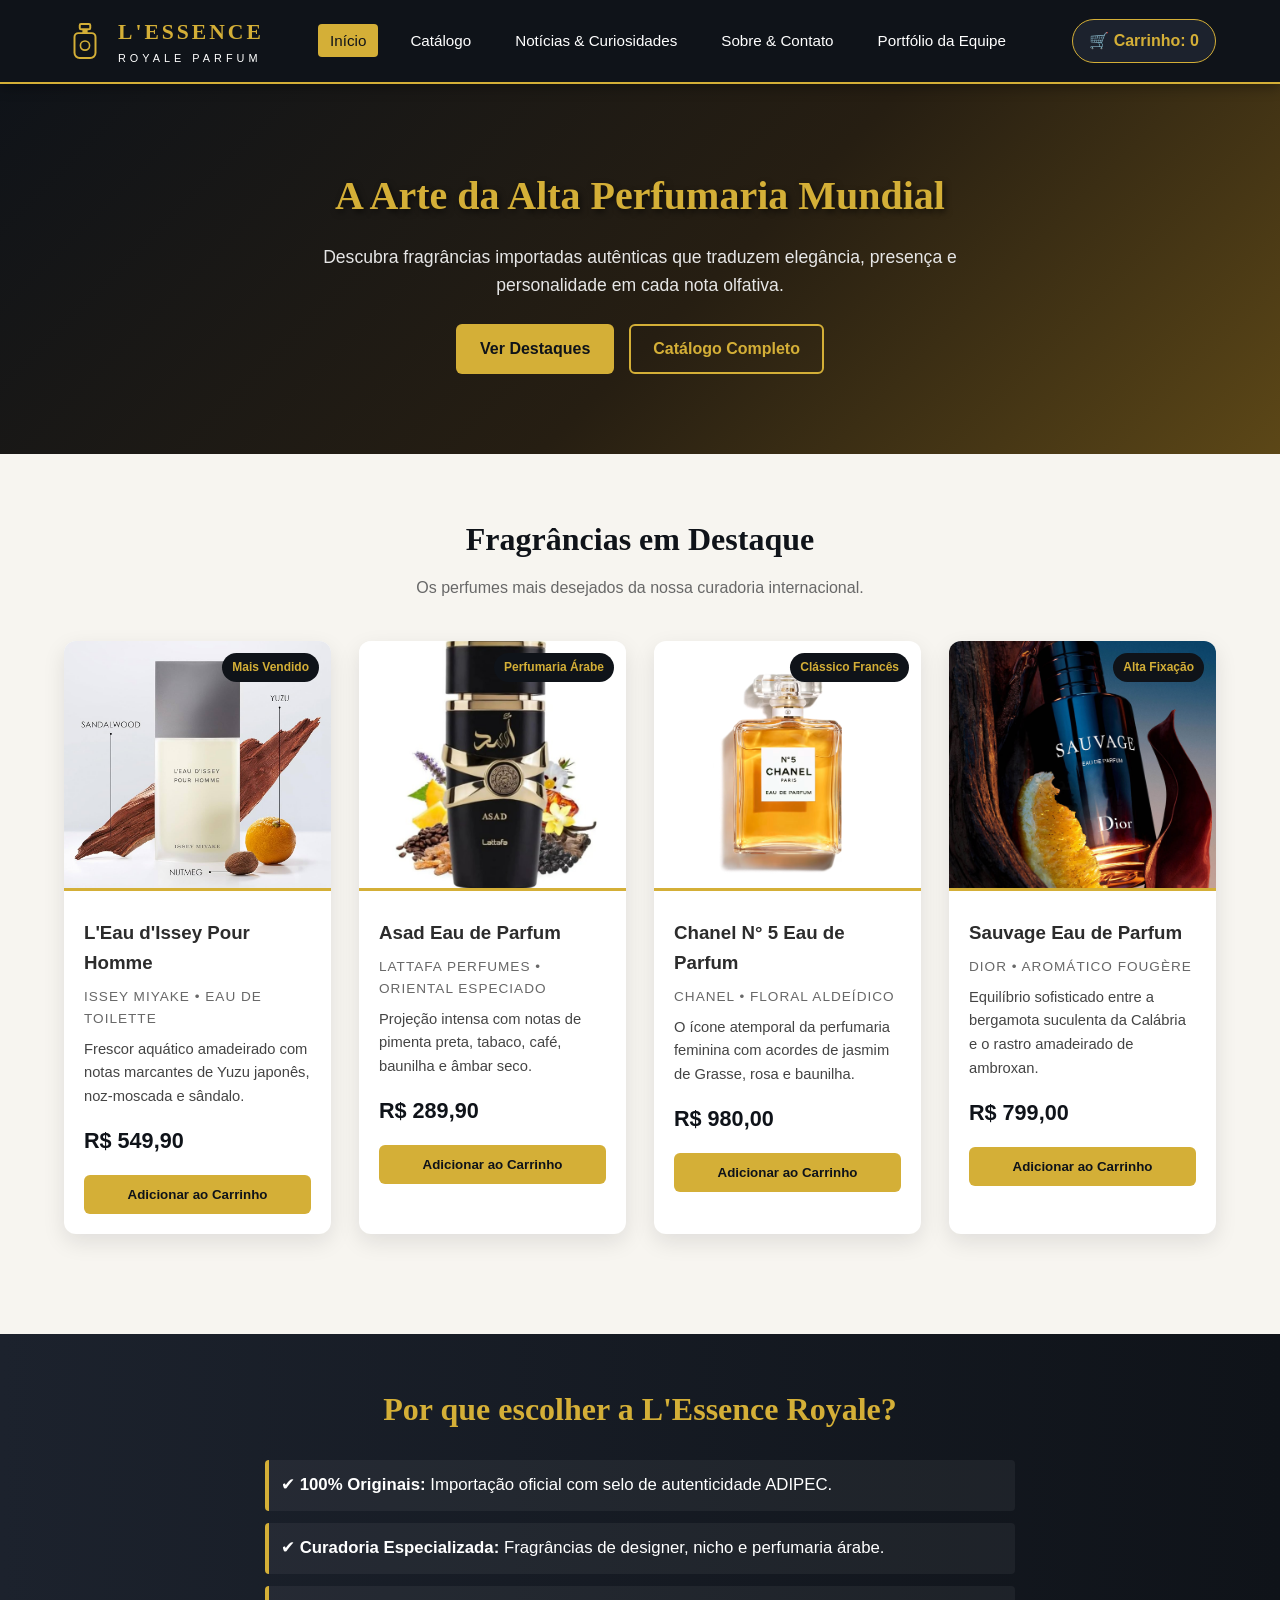
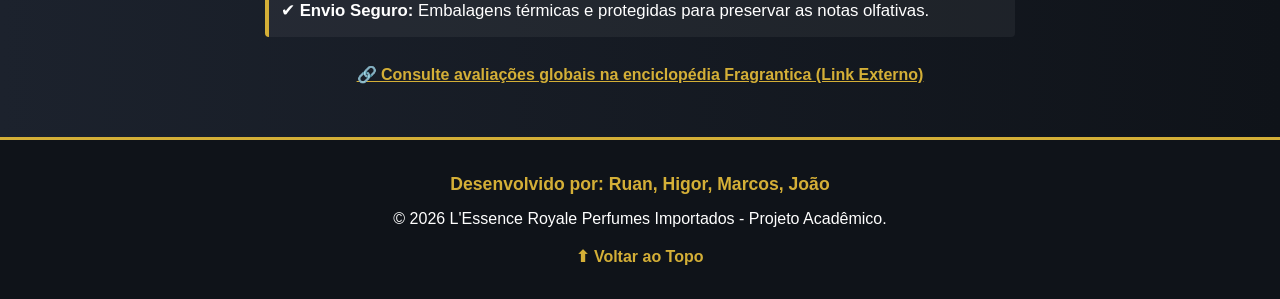
<file: index.html>
<!DOCTYPE html>
<html lang="pt-BR">

<head>
    <meta charset="UTF-8">
    <meta name="viewport" content="width=device-width, initial-scale=1.0">
    <title>L'Essence Royale | Perfumes Importados</title>
    <!-- Conexão com o CSS (Higor) -->
    <link rel="stylesheet" href="style.css">
</head>

<body id="topo">

    <!-- Cabeçalho e Menu (Ruan - HTML / Marcos - Logo ) -->
    <header class="cabecalho">
        <div class="container header-flex">
            <a href="index.html" class="logo-container" title="Início - L'Essence Royale">
                <!-- Logo  -->
                <svg class="logo-svg" width="42" height="42" viewBox="0 0 64 64" fill="none"
                    xmlns="http://www.w3.org/2000/svg">
                    <rect x="24" y="6" width="16" height="8" rx="2" stroke="#D4AF37" stroke-width="3" />
                    <rect x="28" y="14" width="8" height="6" fill="#D4AF37" />
                    <path
                        d="M16 26C16 22.6863 18.6863 20 22 20H42C45.3137 20 48 22.6863 48 26V50C48 54.4183 44.4183 58 40 58H24C19.5817 58 16 54.4183 16 50V26Z"
                        stroke="#D4AF37" stroke-width="3" />
                    <circle cx="32" cy="39" r="7" stroke="#D4AF37" stroke-width="2.5" />
                </svg>
                <div class="logo-texto">
                    <span class="marca-nome">L'ESSENCE</span>
                    <span class="marca-sub">ROYALE PARFUM</span>
                </div>
            </a>

            <!-- Menu de Navegação -->
            <nav class="menu-principal">
                <ul>
                    <li><a href="index.html" class="ativo">Início</a></li>
                    <li><a href="catalogo.html">Catálogo</a></li>
                    <li><a href="noticias.html">Notícias & Curiosidades</a></li>
                    <li><a href="contato.html">Sobre & Contato</a></li>
                    <li><a href="portfolio.html">Portfólio da Equipe</a></li>
                </ul>
            </nav>

            <!-- JS: Contador do Carrinho (João) -->
            <div class="carrinho-box" onclick="mostrarResumoCarrinho()">
                🛒 Carrinho: <span id="contador-carrinho">0</span>
            </div>
        </div>
    </header>

    <!-- Banner com efeito (Higor / João) -->
    <section id="banner-hero" class="banner-gradiente">
        <div class="container banner-conteudo">
            <h1>A Arte da Alta Perfumaria Mundial</h1>
            <p>Descubra fragrâncias importadas autênticas que traduzem elegância, presença e personalidade em cada nota
                olfativa.</p>
            <div class="banner-botoes">
                <!-- Âncora para a seção de destaques -->
                <a href="#destaques" class="btn-primario">Ver Destaques</a>
                <!-- Link entre páginas -->
                <a href="catalogo.html" class="btn-secundario">Catálogo Completo</a>
            </div>
        </div>
    </section>

    <!-- Vitrine de destaques (Ruan / Higor) -->
    <main class="container secao-padrao" id="destaques">
        <h2 class="titulo-secao">Fragrâncias em Destaque</h2>
        <p class="subtitulo-secao">Os perfumes mais desejados da nossa curadoria internacional.</p>

        <div class="grid-cards">
            <!-- Card do Produto 1 -->
            <article class="card card-produto">
                <span class="tag-destaque">Mais Vendido</span>
                <img src="img/LeauDissey.jpg" alt="Frasco do perfume L'Eau d'Issey Pour Homme" class="img-produto">
                <div class="card-corpo">
                    <h3>L'Eau d'Issey Pour Homme</h3>
                    <p class="marca-item">Issey Miyake • Eau de Toilette</p>
                    <p class="descricao-item">Frescor aquático amadeirado com notas marcantes de Yuzu japonês,
                        noz-moscada e sândalo.</p>
                    <p class="preco-item">R$ 549,90</p>
                    <button class="btn-comprar"
                        onclick="adicionarAoCarrinho('L\'Eau d\'Issey Pour Homme', 549.90)">Adicionar ao
                        Carrinho</button>
                </div>
            </article>

            <!-- Card Produto 2 -->
            <article class="card card-produto">
                <span class="tag-destaque">Perfumaria Árabe</span>
                <img src="img/AsadEDP.jpeg" alt="Frasco do perfume Lattafa Asad" class="img-produto">
                <div class="card-corpo">
                    <h3>Asad Eau de Parfum</h3>
                    <p class="marca-item">Lattafa Perfumes • Oriental Especiado</p>
                    <p class="descricao-item">Projeção intensa com notas de pimenta preta, tabaco, café, baunilha e
                        âmbar seco.</p>
                    <p class="preco-item">R$ 289,90</p>
                    <button class="btn-comprar" onclick="adicionarAoCarrinho('Lattafa Asad EDP', 289.90)">Adicionar ao
                        Carrinho</button>
                </div>
            </article>

            <!-- Card Produto 3 -->
            <article class="card card-produto">
                <span class="tag-destaque">Clássico Francês</span>
                <img src="img/ChanelN5.avif" alt="Frasco do perfume Chanel Nº 5" class="img-produto">
                <div class="card-corpo">
                    <h3>Chanel N° 5 Eau de Parfum</h3>
                    <p class="marca-item">Chanel • Floral Aldeídico</p>
                    <p class="descricao-item">O ícone atemporal da perfumaria feminina com acordes de jasmim de Grasse,
                        rosa e baunilha.</p>
                    <p class="preco-item">R$ 980,00</p>
                    <button class="btn-comprar" onclick="adicionarAoCarrinho('Chanel N° 5 EDP', 980.00)">Adicionar ao
                        Carrinho</button>
                </div>
            </article>

            <!-- Card Produto 4 -->
            <article class="card card-produto">
                <span class="tag-destaque">Alta Fixação</span>
                <img src="img/SauvageEDP.jpg" alt="Frasco do perfume Sauvage" class="img-produto">
                <div class="card-corpo">
                    <h3>Sauvage Eau de Parfum</h3>
                    <p class="marca-item">Dior • Aromático Fougère</p>
                    <p class="descricao-item">Equilíbrio sofisticado entre a bergamota suculenta da Calábria e o rastro
                        amadeirado de ambroxan.</p>
                    <p class="preco-item">R$ 799,00</p>
                    <button class="btn-comprar" onclick="adicionarAoCarrinho('Dior Sauvage EDP', 799.00)">Adicionar ao
                        Carrinho</button>
                </div>
            </article>
        </div>
    </main>

    <!-- Seção dos Diferenciais (Ruan / João) -->
    <section class="faixa-destaque">
        <div class="container">
            <h2 class="titulo-secao">Por que escolher a L'Essence Royale?</h2>
            <ul class="lista-diferenciais">
                <li>✔ <strong>100% Originais:</strong> Importação oficial com selo de autenticidade ADIPEC.</li>
                <li>✔ <strong>Curadoria Especializada:</strong> Fragrâncias de designer, nicho e perfumaria árabe.</li>
                <li>✔ <strong>Envio Seguro:</strong> Embalagens térmicas e protegidas para preservar as notas olfativas.
                </li>
            </ul>
            <div class="centro-bloco">
                <!-- Link Externo -->
                <a href="https://www.fragrantica.com.br/" target="_blank" rel="noopener noreferrer"
                    class="link-externo">
                    🔗 Consulte avaliações globais na enciclopédia Fragrantica (Link Externo)
                </a>
            </div>
        </div>
    </section>

    <!-- Rodapé -->
    <footer class="rodape">
        <div class="container rodape-conteudo">
            <p class="creditos-equipe">Desenvolvido por: Ruan, Higor, Marcos, João</p>
            <p class="copyright">© 2026 L'Essence Royale Perfumes Importados - Projeto Acadêmico.</p>
            <!-- Âncora para voltar para o topo -->
            <a href="#topo" class="link-topo">⬆ Voltar ao Topo</a>
        </div>
    </footer>

    <!-- Conexão com o JavaScript -->
    <script src="script.js"></script>
</body>

</html>
</file>
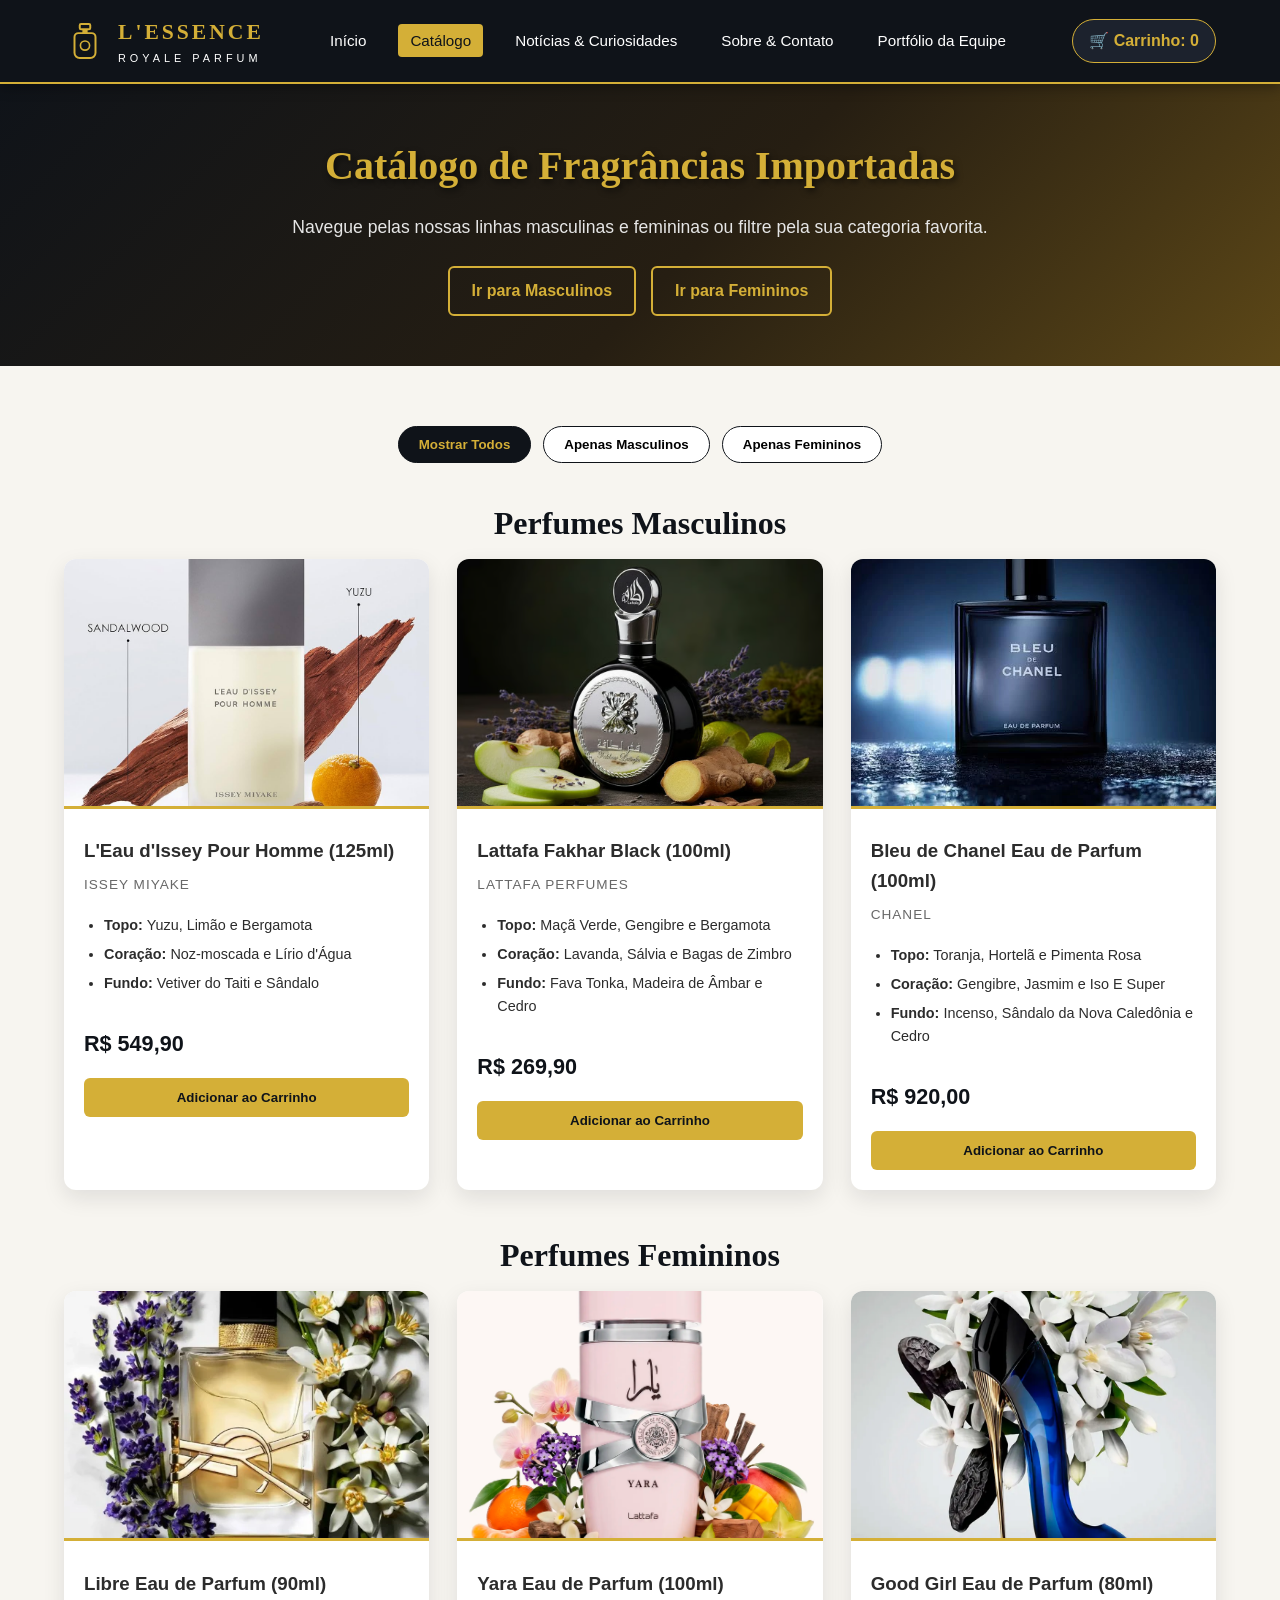
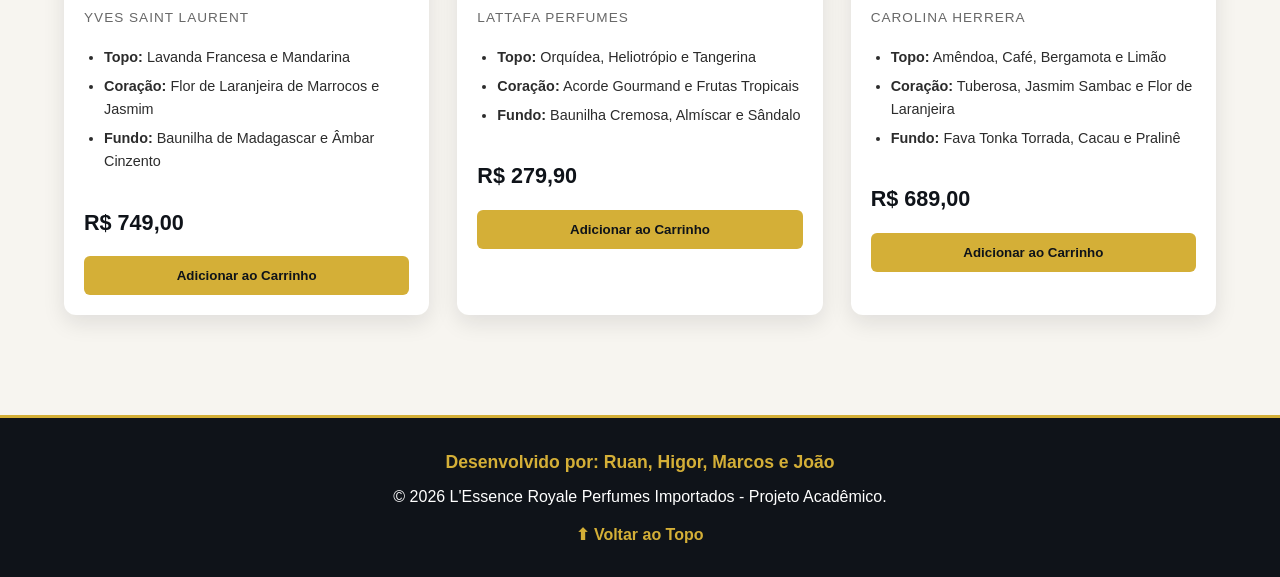
<file: catalogo.html>
<!DOCTYPE html>
<html lang="pt-BR">

<head>
    <meta charset="UTF-8">
    <meta name="viewport" content="width=device-width, initial-scale=1.0">
    <title>Catálogo de Perfumes | L'Essence Royale</title>
    <link rel="stylesheet" href="style.css">
</head>

<body id="topo">

    <header class="cabecalho">
        <div class="container header-flex">
            <a href="index.html" class="logo-container">
                <svg class="logo-svg" width="42" height="42" viewBox="0 0 64 64" fill="none"
                    xmlns="http://www.w3.org/2000/svg">
                    <rect x="24" y="6" width="16" height="8" rx="2" stroke="#D4AF37" stroke-width="3" />
                    <rect x="28" y="14" width="8" height="6" fill="#D4AF37" />
                    <path
                        d="M16 26C16 22.6863 18.6863 20 22 20H42C45.3137 20 48 22.6863 48 26V50C48 54.4183 44.4183 58 40 58H24C19.5817 58 16 54.4183 16 50V26Z"
                        stroke="#D4AF37" stroke-width="3" />
                    <circle cx="32" cy="39" r="7" stroke="#D4AF37" stroke-width="2.5" />
                </svg>
                <div class="logo-texto">
                    <span class="marca-nome">L'ESSENCE</span>
                    <span class="marca-sub">ROYALE PARFUM</span>
                </div>
            </a>

            <nav class="menu-principal">
                <ul>
                    <li><a href="index.html">Início</a></li>
                    <li><a href="catalogo.html" class="ativo">Catálogo</a></li>
                    <li><a href="noticias.html">Notícias & Curiosidades</a></li>
                    <li><a href="contato.html">Sobre & Contato</a></li>
                    <li><a href="portfolio.html">Portfólio da Equipe</a></li>
                </ul>
            </nav>

            <div class="carrinho-box" onclick="mostrarResumoCarrinho()">
                🛒 Carrinho: <span id="contador-carrinho">0</span>
            </div>
        </div>
    </header>

    <section class="banner-gradiente banner-interno">
        <div class="container">
            <h1>Catálogo de Fragrâncias Importadas</h1>
            <p>Navegue pelas nossas linhas masculinas e femininas ou filtre pela sua categoria favorita.</p>
            <!-- Âncora Interna -->
            <div class="atalhos-ancora">
                <a href="#masculinos" class="btn-secundario">Ir para Masculinos</a>
                <a href="#femininos" class="btn-secundario">Ir para Femininos</a>
            </div>
        </div>
    </section>

    <main class="container secao-padrao">
        <!-- Botões de Filtro (João) -->
        <div class="filtros-catalogo">
            <button class="btn-filtro ativo" onclick="filtrarCatalogo('todos', this)">Mostrar Todos</button>
            <button class="btn-filtro" onclick="filtrarCatalogo('masculino', this)">Apenas Masculinos</button>
            <button class="btn-filtro" onclick="filtrarCatalogo('feminino', this)">Apenas Femininos</button>
        </div>

        <!-- Seção Masculinos -->
        <section id="masculinos" class="bloco-categoria" data-categoria="masculino">
            <h2 class="titulo-secao">Perfumes Masculinos</h2>
            <div class="grid-cards">

                <article class="card card-produto">
                    <img src="img/LeauDissey.jpg" alt="Perfume L'Eau d'Issey" class="img-produto">
                    <div class="card-corpo">
                        <h3>L'Eau d'Issey Pour Homme (125ml)</h3>
                        <p class="marca-item">Issey Miyake</p>
                        <!-- Uso de Lista no Catálogo (Ruan) -->
                        <ul class="lista-notas">
                            <li><strong>Topo:</strong> Yuzu, Limão e Bergamota</li>
                            <li><strong>Coração:</strong> Noz-moscada e Lírio d'Água</li>
                            <li><strong>Fundo:</strong> Vetiver do Taiti e Sândalo</li>
                        </ul>
                        <p class="preco-item">R$ 549,90</p>
                        <button class="btn-comprar"
                            onclick="adicionarAoCarrinho('L\'Eau d\'Issey 125ml', 549.90)">Adicionar ao
                            Carrinho</button>
                    </div>
                </article>

                <article class="card card-produto">
                    <img src="img/fakhar.avif" alt="Perfume Lattafa Fakhar Black" class="img-produto">
                    <div class="card-corpo">
                        <h3>Lattafa Fakhar Black (100ml)</h3>
                        <p class="marca-item">Lattafa Perfumes</p>
                        <ul class="lista-notas">
                            <li><strong>Topo:</strong> Maçã Verde, Gengibre e Bergamota</li>
                            <li><strong>Coração:</strong> Lavanda, Sálvia e Bagas de Zimbro</li>
                            <li><strong>Fundo:</strong> Fava Tonka, Madeira de Âmbar e Cedro</li>
                        </ul>
                        <p class="preco-item">R$ 269,90</p>
                        <button class="btn-comprar"
                            onclick="adicionarAoCarrinho('Lattafa Fakhar Black 100ml', 269.90)">Adicionar ao
                            Carrinho</button>
                    </div>
                </article>

                <article class="card card-produto">
                    <img src="img/BleuDeChanel.webp" alt="Perfume Bleu de Chanel" class="img-produto">
                    <div class="card-corpo">
                        <h3>Bleu de Chanel Eau de Parfum (100ml)</h3>
                        <p class="marca-item">Chanel</p>
                        <ul class="lista-notas">
                            <li><strong>Topo:</strong> Toranja, Hortelã e Pimenta Rosa</li>
                            <li><strong>Coração:</strong> Gengibre, Jasmim e Iso E Super</li>
                            <li><strong>Fundo:</strong> Incenso, Sândalo da Nova Caledônia e Cedro</li>
                        </ul>
                        <p class="preco-item">R$ 920,00</p>
                        <button class="btn-comprar"
                            onclick="adicionarAoCarrinho('Bleu de Chanel EDP', 920.00)">Adicionar ao Carrinho</button>
                    </div>
                </article>

            </div>
        </section>

        <!-- Seção Femininos -->
        <section id="femininos" class="bloco-categoria" data-categoria="feminino">
            <h2 class="titulo-secao">Perfumes Femininos</h2>
            <div class="grid-cards">

                <article class="card card-produto">
                    <img src="img/Libre.webp" alt="Perfume Libre YSL" class="img-produto">
                    <div class="card-corpo">
                        <h3>Libre Eau de Parfum (90ml)</h3>
                        <p class="marca-item">Yves Saint Laurent</p>
                        <ul class="lista-notas">
                            <li><strong>Topo:</strong> Lavanda Francesa e Mandarina</li>
                            <li><strong>Coração:</strong> Flor de Laranjeira de Marrocos e Jasmim</li>
                            <li><strong>Fundo:</strong> Baunilha de Madagascar e Âmbar Cinzento</li>
                        </ul>
                        <p class="preco-item">R$ 749,00</p>
                        <button class="btn-comprar"
                            onclick="adicionarAoCarrinho('YSL Libre EDP 90ml', 749.00)">Adicionar ao Carrinho</button>
                    </div>
                </article>

                <article class="card card-produto">
                    <img src="img/Yara.webp" alt="Perfume Yara Lattafa" class="img-produto">
                    <div class="card-corpo">
                        <h3>Yara Eau de Parfum (100ml)</h3>
                        <p class="marca-item">Lattafa Perfumes</p>
                        <ul class="lista-notas">
                            <li><strong>Topo:</strong> Orquídea, Heliotrópio e Tangerina</li>
                            <li><strong>Coração:</strong> Acorde Gourmand e Frutas Tropicais</li>
                            <li><strong>Fundo:</strong> Baunilha Cremosa, Almíscar e Sândalo</li>
                        </ul>
                        <p class="preco-item">R$ 279,90</p>
                        <button class="btn-comprar"
                            onclick="adicionarAoCarrinho('Lattafa Yara 100ml', 279.90)">Adicionar ao Carrinho</button>
                    </div>
                </article>

                <article class="card card-produto">
                    <img src="img/GoodGirl.webp" alt="Perfume Good Girl" class="img-produto">
                    <div class="card-corpo">
                        <h3>Good Girl Eau de Parfum (80ml)</h3>
                        <p class="marca-item">Carolina Herrera</p>
                        <ul class="lista-notas">
                            <li><strong>Topo:</strong> Amêndoa, Café, Bergamota e Limão</li>
                            <li><strong>Coração:</strong> Tuberosa, Jasmim Sambac e Flor de Laranjeira</li>
                            <li><strong>Fundo:</strong> Fava Tonka Torrada, Cacau e Pralinê</li>
                        </ul>
                        <p class="preco-item">R$ 689,00</p>
                        <button class="btn-comprar"
                            onclick="adicionarAoCarrinho('Good Girl EDP 80ml', 689.00)">Adicionar ao Carrinho</button>
                    </div>
                </article>

            </div>
        </section>
    </main>

    <footer class="rodape">
        <div class="container rodape-conteudo">
            <p class="creditos-equipe">Desenvolvido por: Ruan, Higor, Marcos e João</p>
            <p class="copyright">© 2026 L'Essence Royale Perfumes Importados - Projeto Acadêmico.</p>
            <a href="#topo" class="link-topo">⬆ Voltar ao Topo</a>
        </div>
    </footer>

    <script src="script.js"></script>
</body>

</html>
</file>
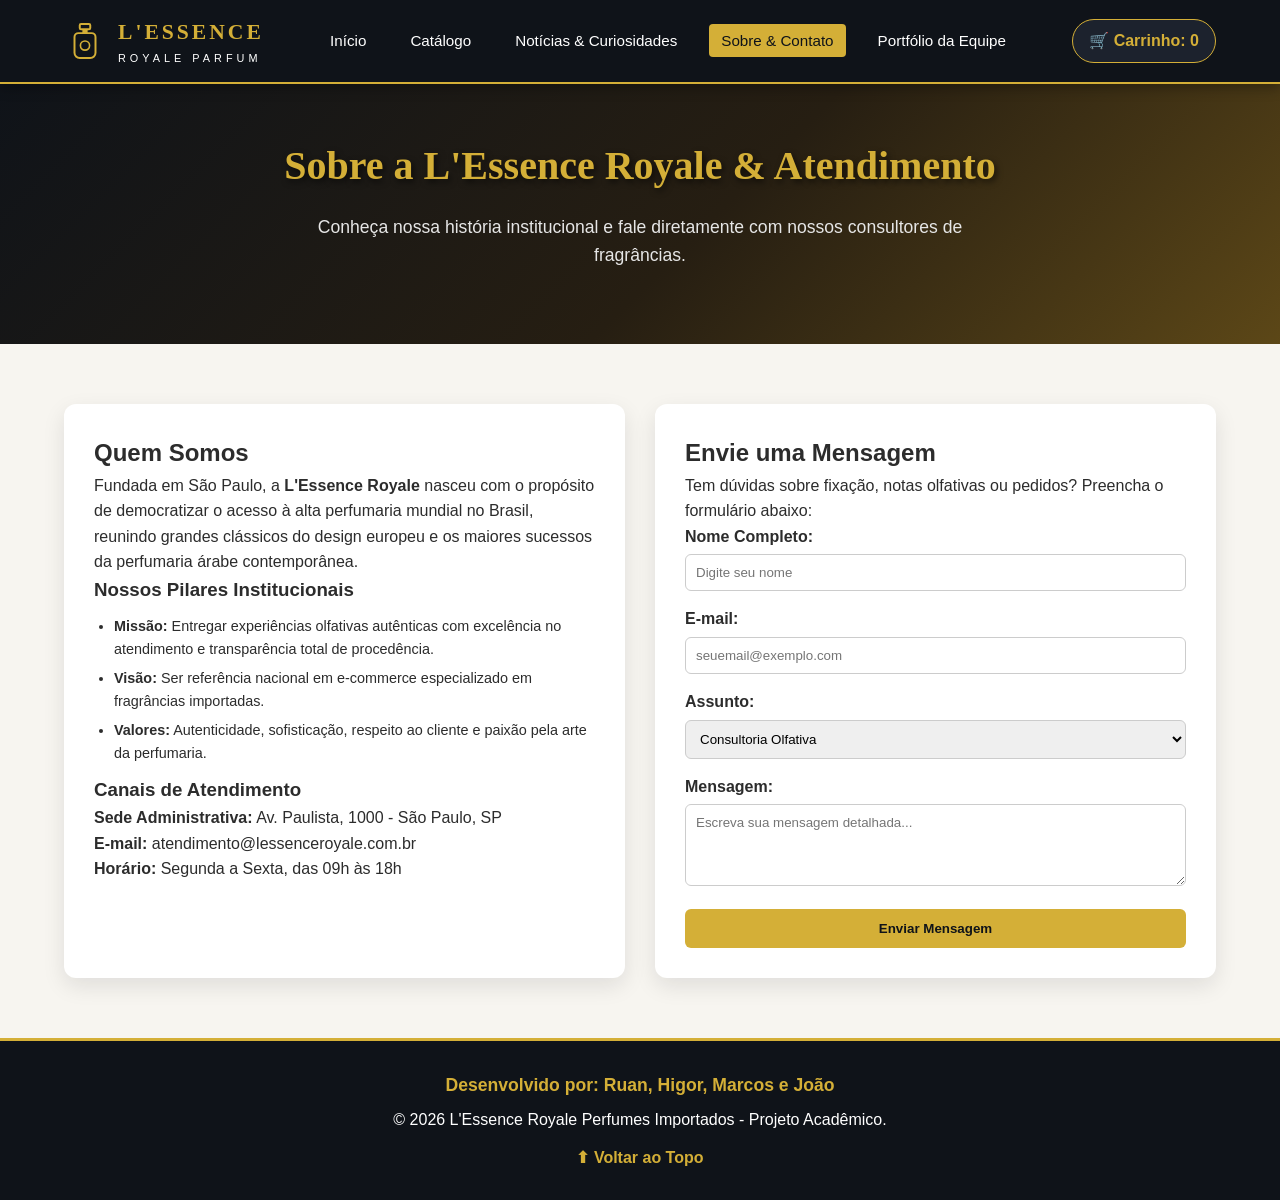
<file: contato.html>
<!DOCTYPE html>
<html lang="pt-BR">

<head>
    <meta charset="UTF-8">
    <meta name="viewport" content="width=device-width, initial-scale=1.0">
    <title>Sobre e Contato | L'Essence Royale</title>
    <link rel="stylesheet" href="style.css">
</head>

<body id="topo">

    <header class="cabecalho">
        <div class="container header-flex">
            <a href="index.html" class="logo-container">
                <svg class="logo-svg" width="42" height="42" viewBox="0 0 64 64" fill="none"
                    xmlns="http://www.w3.org/2000/svg">
                    <rect x="24" y="6" width="16" height="8" rx="2" stroke="#D4AF37" stroke-width="3" />
                    <rect x="28" y="14" width="8" height="6" fill="#D4AF37" />
                    <path
                        d="M16 26C16 22.6863 18.6863 20 22 20H42C45.3137 20 48 22.6863 48 26V50C48 54.4183 44.4183 58 40 58H24C19.5817 58 16 54.4183 16 50V26Z"
                        stroke="#D4AF37" stroke-width="3" />
                    <circle cx="32" cy="39" r="7" stroke="#D4AF37" stroke-width="2.5" />
                </svg>
                <div class="logo-texto">
                    <span class="marca-nome">L'ESSENCE</span>
                    <span class="marca-sub">ROYALE PARFUM</span>
                </div>
            </a>

            <nav class="menu-principal">
                <ul>
                    <li><a href="index.html">Início</a></li>
                    <li><a href="catalogo.html">Catálogo</a></li>
                    <li><a href="noticias.html">Notícias & Curiosidades</a></li>
                    <li><a href="contato.html" class="ativo">Sobre & Contato</a></li>
                    <li><a href="portfolio.html">Portfólio da Equipe</a></li>
                </ul>
            </nav>

            <div class="carrinho-box" onclick="mostrarResumoCarrinho()">
                🛒 Carrinho: <span id="contador-carrinho">0</span>
            </div>
        </div>
    </header>

    <section class="banner-gradiente banner-interno">
        <div class="container">
            <h1>Sobre a L'Essence Royale & Atendimento</h1>
            <p>Conheça nossa história institucional e fale diretamente com nossos consultores de fragrâncias.</p>
        </div>
    </section>

    <main class="container secao-padrao">
        <div class="grid-contato">

            <!-- Informações Institucionais -->
            <section class="card info-institucional">
                <h2>Quem Somos</h2>
                <p>Fundada em São Paulo, a <strong>L'Essence Royale</strong> nasceu com o propósito de democratizar o
                    acesso à alta perfumaria mundial no Brasil, reunindo grandes clássicos do design europeu e os
                    maiores sucessos da perfumaria árabe contemporânea.</p>

                <h3>Nossos Pilares Institucionais</h3>
                <ul class="lista-notas">
                    <li><strong>Missão:</strong> Entregar experiências olfativas autênticas com excelência no
                        atendimento e transparência total de procedência.</li>
                    <li><strong>Visão:</strong> Ser referência nacional em e-commerce especializado em fragrâncias
                        importadas.</li>
                    <li><strong>Valores:</strong> Autenticidade, sofisticação, respeito ao cliente e paixão pela arte da
                        perfumaria.</li>
                </ul>

                <h3>Canais de Atendimento</h3>
                <p><strong>Sede Administrativa:</strong> Av. Paulista, 1000 - São Paulo, SP</p>
                <p><strong>E-mail:</strong> atendimento@lessenceroyale.com.br</p>
                <p><strong>Horário:</strong> Segunda a Sexta, das 09h às 18h</p>

            </section>

            <!-- Formulário de Contato com Interação JS -->
            <section class="card form-container">
                <h2>Envie uma Mensagem</h2>
                <p>Tem dúvidas sobre fixação, notas olfativas ou pedidos? Preencha o formulário abaixo:</p>

                <form id="form-contato" onsubmit="enviarFormularioContato(event)">
                    <div class="campo-form">
                        <label for="nome">Nome Completo:</label>
                        <input type="text" id="nome" name="nome" placeholder="Digite seu nome" required>
                    </div>

                    <div class="campo-form">
                        <label for="email">E-mail:</label>
                        <input type="email" id="email" name="email" placeholder="seuemail@exemplo.com" required>
                    </div>

                    <div class="campo-form">
                        <label for="assunto">Assunto:</label>
                        <select id="assunto" name="assunto">
                            <option value="Consultoria Olfativa">Consultoria Olfativa</option>
                            <option value="Dúvida sobre Produto">Dúvida sobre Produto</option>
                            <option value="Status de Pedido">Status de Pedido</option>
                            <option value="Parcerias Comerciais">Parcerias Comerciais</option>
                        </select>
                    </div>

                    <div class="campo-form">
                        <label for="mensagem">Mensagem:</label>
                        <textarea id="mensagem" name="mensagem" rows="4" placeholder="Escreva sua mensagem detalhada..."
                            required></textarea>
                    </div>

                    <button type="submit" class="btn-primario btn-bloco">Enviar Mensagem</button>
                </form>

                <!-- Retorno visual do JavaScript -->
                <div id="feedback-contato" class="feedback-sucesso" style="display: none;"></div>
            </section>

        </div>
    </main>

    <footer class="rodape">
        <div class="container rodape-conteudo">
            <p class="creditos-equipe">Desenvolvido por: Ruan, Higor, Marcos e João</p>
            <p class="copyright">© 2026 L'Essence Royale Perfumes Importados - Projeto Acadêmico.</p>
            <a href="#topo" class="link-topo">⬆ Voltar ao Topo</a>
        </div>
    </footer>

    <script src="script.js"></script>
</body>

</html>
</file>
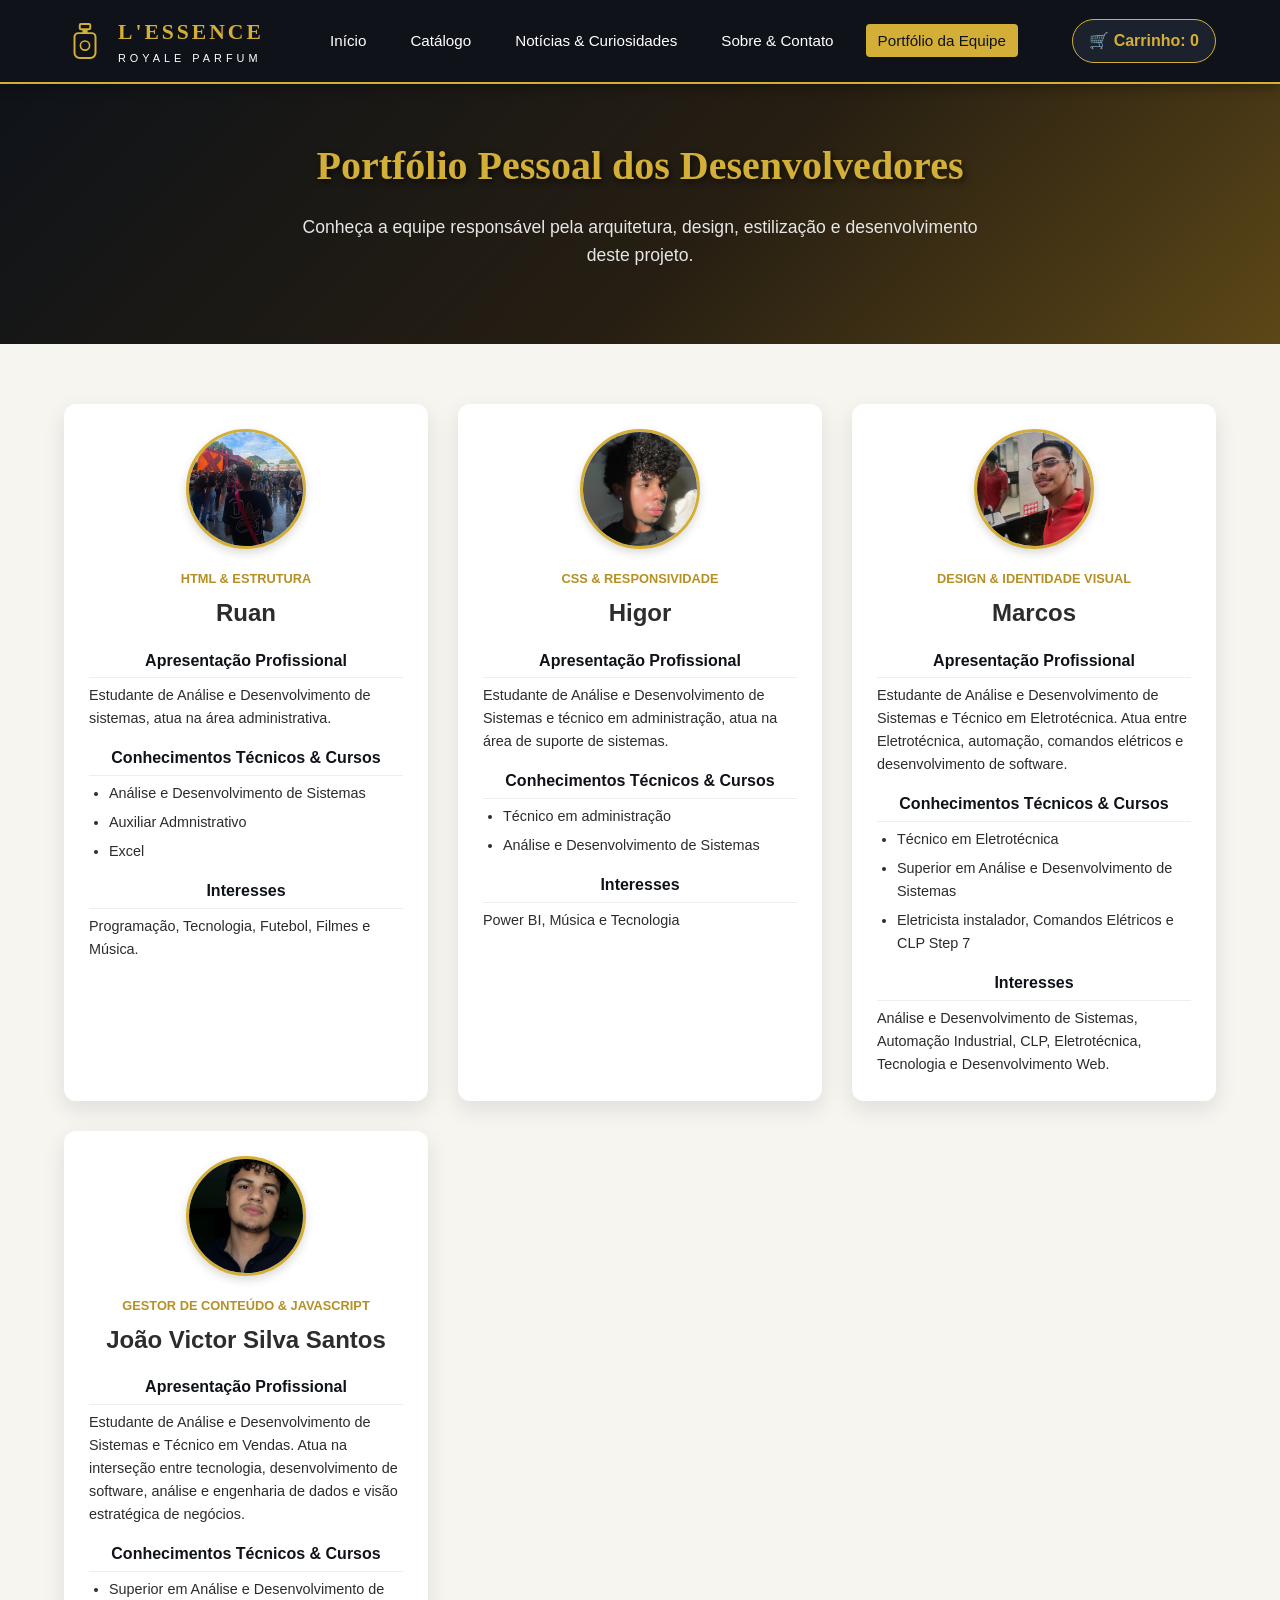
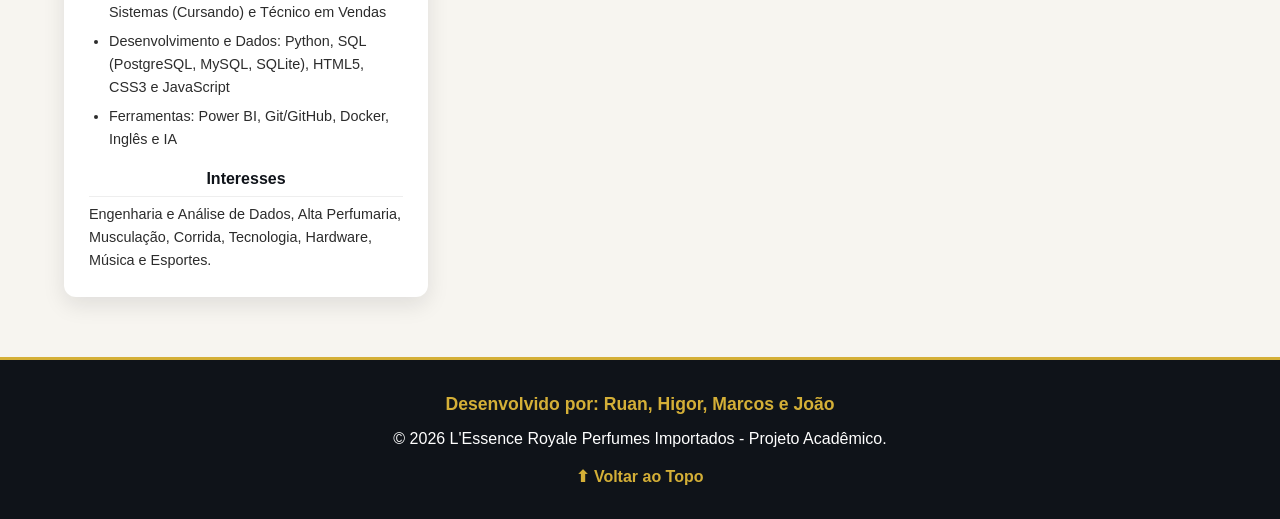
<file: portfolio.html>
<!DOCTYPE html>
<html lang="pt-BR">

<head>
    <meta charset="UTF-8">
    <meta name="viewport" content="width=device-width, initial-scale=1.0">
    <title>Portfólio da Equipe | L'Essence Royale</title>
    <link rel="stylesheet" href="style.css">
</head>

<body id="topo">

    <header class="cabecalho">
        <div class="container header-flex">
            <a href="index.html" class="logo-container">
                <svg class="logo-svg" width="42" height="42" viewBox="0 0 64 64" fill="none"
                    xmlns="http://www.w3.org/2000/svg">
                    <rect x="24" y="6" width="16" height="8" rx="2" stroke="#D4AF37" stroke-width="3" />
                    <rect x="28" y="14" width="8" height="6" fill="#D4AF37" />
                    <path
                        d="M16 26C16 22.6863 18.6863 20 22 20H42C45.3137 20 48 22.6863 48 26V50C48 54.4183 44.4183 58 40 58H24C19.5817 58 16 54.4183 16 50V26Z"
                        stroke="#D4AF37" stroke-width="3" />
                    <circle cx="32" cy="39" r="7" stroke="#D4AF37" stroke-width="2.5" />
                </svg>
                <div class="logo-texto">
                    <span class="marca-nome">L'ESSENCE</span>
                    <span class="marca-sub">ROYALE PARFUM</span>
                </div>
            </a>

            <nav class="menu-principal">
                <ul>
                    <li><a href="index.html">Início</a></li>
                    <li><a href="catalogo.html">Catálogo</a></li>
                    <li><a href="noticias.html">Notícias & Curiosidades</a></li>
                    <li><a href="contato.html">Sobre & Contato</a></li>
                    <li><a href="portfolio.html" class="ativo">Portfólio da Equipe</a></li>
                </ul>
            </nav>

            <div class="carrinho-box" onclick="mostrarResumoCarrinho()">
                🛒 Carrinho: <span id="contador-carrinho">0</span>
            </div>
        </div>
    </header>

    <section class="banner-gradiente banner-interno">
        <div class="container">
            <h1>Portfólio Pessoal dos Desenvolvedores</h1>
            <p>Conheça a equipe responsável pela arquitetura, design, estilização e desenvolvimento deste projeto.</p>
        </div>
    </section>

    <main class="container secao-padrao">
        <div class="grid-portfolio">

            <!-- RUAN -->
            <article class="card card-membro">
                <img src="img/Ruan.jfif" alt="Foto de Ruan" class="foto-perfil">
                <span class="funcao-badge">HTML & Estrutura</span>
                <h2>Ruan</h2>

                <h3>Apresentação Profissional</h3>
                <p>Estudante de Análise e Desenvolvimento de sistemas, atua na área administrativa.</p>

                <h3>Conhecimentos Técnicos & Cursos</h3>
                <ul class="lista-notas">
                    <li>Análise e Desenvolvimento de Sistemas</li>
                    <li>Auxiliar Admnistrativo</li>
                    <li>Excel</li>
                </ul>

                <h3>Interesses</h3>
                <p>Programação, Tecnologia, Futebol, Filmes e Música.</p>
            </article>

            <!-- HIGOR -->
            <article class="card card-membro">
                <img src="img/Higor.jfif" alt="Foto de Higor" class="foto-perfil">
                <span class="funcao-badge">CSS & Responsividade</span>
                <h2>Higor</h2>

                <h3>Apresentação Profissional</h3>
                <p>Estudante de Análise e Desenvolvimento de Sistemas e técnico em administração, atua na área
                    de suporte de sistemas.
                </p>

                <h3>Conhecimentos Técnicos & Cursos</h3>
                <ul class="lista-notas">
                    <li>Técnico em administração</li>
                    <li>Análise e Desenvolvimento de Sistemas</li>
                </ul>

                <h3>Interesses</h3>
                <p>Power BI, Música e Tecnologia</p>
            </article>

            <!-- MARCOS -->
            <article class="card card-membro">

                <img src="img/Marcos.jfif" alt="Foto do Xerife" class="foto-perfil">
                <span class="funcao-badge">Design & Identidade Visual</span>
                <h2>Marcos</h2>

                <h3>Apresentação Profissional</h3>
                <p>Estudante de Análise e Desenvolvimento de Sistemas e Técnico em Eletrotécnica.
                    Atua entre Eletrotécnica, automação, comandos elétricos e desenvolvimento de software. </p>

                <h3>Conhecimentos Técnicos & Cursos</h3>
                <ul class="lista-notas">
                    <li>Técnico em Eletrotécnica</li>
                    <li>Superior em Análise e Desenvolvimento de Sistemas</li>
                    <li>Eletricista instalador, Comandos Elétricos e CLP Step 7</li>
                </ul>

                <h3>Interesses</h3>
                <p>Análise e Desenvolvimento de Sistemas, Automação Industrial, CLP, Eletrotécnica, Tecnologia e
                    Desenvolvimento Web.</p>
            </article>

            <!-- JOÃO VICTOR -->
            <article class="card card-membro">
                <img src="img/Joao2.jfif" alt="Foto do João" class="foto-perfil">
                <span class="funcao-badge">Gestor de Conteúdo & JavaScript</span>
                <h2>João Victor Silva Santos</h2>

                <h3>Apresentação Profissional</h3>
                <p>Estudante de Análise e Desenvolvimento de Sistemas e Técnico em Vendas. Atua na interseção entre
                    tecnologia, desenvolvimento de software, análise e engenharia de dados e visão estratégica de
                    negócios.</p>

                <h3>Conhecimentos Técnicos & Cursos</h3>
                <ul class="lista-notas">
                    <li>Superior em Análise e Desenvolvimento de Sistemas (Cursando) e Técnico em Vendas</li>
                    <li>Desenvolvimento e Dados: Python, SQL (PostgreSQL, MySQL, SQLite), HTML5, CSS3 e JavaScript</li>
                    <li>Ferramentas: Power BI, Git/GitHub, Docker, Inglês e IA</li>
                </ul>

                <h3>Interesses</h3>
                <p>Engenharia e Análise de Dados, Alta Perfumaria, Musculação, Corrida, Tecnologia,
                    Hardware, Música e Esportes.</p>
            </article>

        </div>
    </main>

    <footer class="rodape">
        <div class="container rodape-conteudo">
            <p class="creditos-equipe">Desenvolvido por: Ruan, Higor, Marcos e João</p>
            <p class="copyright">© 2026 L'Essence Royale Perfumes Importados - Projeto Acadêmico.</p>
            <a href="#topo" class="link-topo">⬆ Voltar ao Topo</a>
        </div>
    </footer>

    <script src="script.js"></script>
</body>

</html>
</file>
<file: style.css>
/* ==========================================================================
   PROJETO L'ESSENCE ROYALE - FOLHA DE ESTILO EXTERNA (style.css)
   Responsáveis: Higor (CSS Grid, Responsividade, Efeitos) e Marcos (Identidade Visual)
   ========================================================================== */

/* 1. RESET E VARIÁVEIS DE IDENTIDADE VISUAL */
* {
    margin: 0;
    padding: 0;
    box-sizing: border-box;
}

:root {
    --cor-escura: #0f1319;
    --cor-secundaria: #1c222d;
    --cor-dourado: #d4af37;
    --cor-dourado-hover: #b59024;
    --cor-fundo: #f7f5f0;
    --cor-branca: #ffffff;
    --cor-texto: #2c2c2c;
    --cor-suave: #686868;
    /* Sombreamento */
    --sombra-card: 0 8px 22px rgba(15, 19, 25, 0.10);
    --sombra-hover: 0 14px 30px rgba(212, 175, 55, 0.25);
}

html {
    scroll-behavior: smooth;
}

body {
    font-family: 'Segoe UI', Tahoma, Geneva, Verdana, sans-serif;
    background-color: var(--cor-fundo);
    color: var(--cor-texto);
    line-height: 1.6;
}

.container {
    width: 90%;
    max-width: 1200px;
    margin: 0 auto;
}

/* 2. Cabeçalho e Menu Principal */
.cabecalho {
    background-color: var(--cor-escura);
    border-bottom: 2px solid var(--cor-dourado);
    position: sticky;
    top: 0;
    z-index: 1000;
    box-shadow: 0 4px 12px rgba(0, 0, 0, 0.3);
}

.header-flex {
    display: flex;
    justify-content: space-between;
    align-items: center;
    padding: 15px 0;
    flex-wrap: wrap;
    gap: 15px;
}

.logo-container {
    display: flex;
    align-items: center;
    gap: 12px;
    text-decoration: none;
}

.logo-texto {
    display: flex;
    flex-direction: column;
}

.marca-nome {
    font-family: Georgia, 'Times New Roman', serif;
    font-size: 1.35rem;
    font-weight: bold;
    letter-spacing: 3px;
    color: var(--cor-dourado);
}

.marca-sub {
    font-size: 0.68rem;
    letter-spacing: 4px;
    color: var(--cor-branca);
}

.menu-principal ul {
    list-style: none;
    display: flex;
    gap: 20px;
    flex-wrap: wrap;
}

.menu-principal a {
    color: var(--cor-branca);
    text-decoration: none;
    font-size: 0.95rem;
    font-weight: 500;
    padding: 8px 12px;
    border-radius: 4px;
    transition: all 0.3s ease;
}

/* Hover nos links do menu */
.menu-principal a:hover,
.menu-principal a.ativo {
    background-color: var(--cor-dourado);
    color: var(--cor-escura);
}

.carrinho-box {
    background-color: var(--cor-secundaria);
    color: var(--cor-dourado);
    border: 1px solid var(--cor-dourado);
    padding: 8px 16px;
    border-radius: 30px;
    font-weight: bold;
    cursor: pointer;
    transition: transform 0.2s ease, background-color 0.3s ease;
}

.carrinho-box:hover {
    background-color: var(--cor-dourado);
    color: var(--cor-escura);
    transform: scale(1.05);
}

/* 3. Banner com Efeito Gradiente */
.banner-gradiente {
    background: linear-gradient(135deg, #0f1319 0%, #261e12 55%, #5c4717 100%);
    color: var(--cor-branca);
    padding: 80px 0;
    text-align: center;
}

.banner-interno {
    padding: 50px 0;
}

.banner-gradiente h1 {
    font-family: Georgia, serif;
    font-size: 2.5rem;
    color: var(--cor-dourado);
    margin-bottom: 15px;
    /* Sombreamento no texto */
    text-shadow: 2px 3px 6px rgba(0, 0, 0, 0.6);
}

.banner-gradiente p {
    font-size: 1.1rem;
    max-width: 720px;
    margin: 0 auto 25px auto;
    color: #e6e6e6;
}

.banner-botoes,
.atalhos-ancora {
    display: flex;
    justify-content: center;
    gap: 15px;
    flex-wrap: wrap;
}

/* 4. Botões e Efeitos Hover */
.btn-primario,
.btn-comprar {
    background-color: var(--cor-dourado);
    color: var(--cor-escura);
    padding: 12px 24px;
    border: none;
    border-radius: 6px;
    font-weight: bold;
    text-decoration: none;
    cursor: pointer;
    display: inline-block;
    transition: all 0.3s ease;
}

.btn-primario:hover,
.btn-comprar:hover {
    background-color: var(--cor-dourado-hover);
    color: var(--cor-branca);
    transform: translateY(-2px);
    box-shadow: 0 5px 15px rgba(212, 175, 55, 0.4);
}

.btn-secundario {
    background-color: transparent;
    color: var(--cor-dourado);
    border: 2px solid var(--cor-dourado);
    padding: 10px 22px;
    border-radius: 6px;
    font-weight: bold;
    text-decoration: none;
    transition: all 0.3s ease;
}

.btn-secundario:hover {
    background-color: var(--cor-dourado);
    color: var(--cor-escura);
}

/* 5. Seções, Títulos e Grid */
.secao-padrao {
    padding: 60px 0;
}

.titulo-secao {
    font-family: Georgia, serif;
    font-size: 2rem;
    text-align: center;
    color: var(--cor-escura);
    margin-bottom: 10px;
}

.subtitulo-secao {
    text-align: center;
    color: var(--cor-suave);
    margin-bottom: 40px;
}

/* Grid nos Produtos */
.grid-cards {
    display: grid;
    grid-template-columns: repeat(auto-fit, minmax(260px, 1fr));
    gap: 28px;
    margin-bottom: 40px;
}

/* Grid no Portfólio e Contato */
.grid-portfolio,
.grid-contato {
    display: grid;
    grid-template-columns: repeat(auto-fit, minmax(280px, 1fr));
    gap: 30px;
}

/* 6. Cards com SOmbreamento e Formatação de Imagens */
.card {
    background-color: var(--cor-branca);
    border-radius: 12px;
    overflow: hidden;
    box-shadow: var(--sombra-card);
    transition: transform 0.3s ease, box-shadow 0.3s ease;
    position: relative;
}

.card-produto:hover,
.card-membro:hover {
    transform: translateY(-6px);
    box-shadow: var(--sombra-hover);
}

.tag-destaque {
    position: absolute;
    top: 12px;
    right: 12px;
    background-color: var(--cor-escura);
    color: var(--cor-dourado);
    font-size: 0.75rem;
    font-weight: bold;
    padding: 5px 10px;
    border-radius: 20px;
}

/* Formatação de Imagens */
.img-produto {
    width: 100%;
    height: 250px;
    object-fit: cover;
    border-bottom: 3px solid var(--cor-dourado);
}

.card-corpo {
    padding: 20px;
    display: flex;
    flex-direction: column;
    gap: 8px;
}

.marca-item {
    font-size: 0.85rem;
    color: var(--cor-suave);
    text-transform: uppercase;
    letter-spacing: 1px;
}

.descricao-item {
    font-size: 0.92rem;
    color: #444;
}

.preco-item {
    font-size: 1.35rem;
    font-weight: bold;
    color: var(--cor-escura);
    margin: 8px 0;
}

/* 7. Listas e elementos */
.lista-notas,
.lista-ordenada-piramide {
    padding-left: 20px;
    margin: 10px 0;
    font-size: 0.9rem;
}

.lista-notas li,
.lista-ordenada-piramide li {
    margin-bottom: 6px;
}

.faixa-destaque {
    background: linear-gradient(90deg, #1c222d, #0f1319);
    color: var(--cor-branca);
    padding: 50px 0;
}

.faixa-destaque .titulo-secao {
    color: var(--cor-dourado);
}

.lista-diferenciais {
    list-style: none;
    max-width: 750px;
    margin: 25px auto;
    font-size: 1.05rem;
}

.lista-diferenciais li {
    margin-bottom: 12px;
    padding: 12px;
    background: rgba(255, 255, 255, 0.05);
    border-left: 4px solid var(--cor-dourado);
    border-radius: 4px;
}

.centro-bloco {
    text-align: center;
    margin-top: 20px;
}

.link-externo {
    color: var(--cor-dourado);
    font-weight: bold;
    text-decoration: underline;
}

.filtros-catalogo {
    display: flex;
    justify-content: center;
    gap: 12px;
    margin-bottom: 35px;
    flex-wrap: wrap;
}

.btn-filtro {
    padding: 10px 20px;
    border: 1px solid var(--cor-escura);
    background-color: var(--cor-branca);
    cursor: pointer;
    border-radius: 25px;
    font-weight: 600;
    transition: all 0.3s ease;
}

.btn-filtro.ativo,
.btn-filtro:hover {
    background-color: var(--cor-escura);
    color: var(--cor-dourado);
}

/* Artigos de Notícias */
.artigo-noticia {
    margin-bottom: 35px;
    padding: 25px;
}

.img-artigo {
    width: 100%;
    max-height: 340px;
    object-fit: cover;
    border-radius: 8px;
    margin-bottom: 20px;
}

.artigo-texto h2 {
    color: var(--cor-escura);
    margin: 10px 0 15px 0;
    font-family: Georgia, serif;
}

.artigo-texto p {
    margin-bottom: 15px;
    text-align: justify;
}

.caixa-interativa-js {
    padding: 30px;
    text-align: center;
    border: 2px solid var(--cor-dourado);
}

.botoes-quiz {
    display: flex;
    justify-content: center;
    gap: 15px;
    margin: 20px 0;
    flex-wrap: wrap;
}

.box-resultado-js {
    margin-top: 20px;
    padding: 18px;
    background-color: var(--cor-fundo);
    border-radius: 8px;
    font-weight: 500;
}

/* 8. Portfólio e Formulário de Contato */
.card-membro {
    padding: 25px;
    text-align: center;
}

.foto-perfil {
    width: 120px;
    height: 120px;
    border-radius: 50%;
    object-fit: cover;
    border: 3px solid var(--cor-dourado);
    margin-bottom: 12px;
    box-shadow: 0 4px 10px rgba(0, 0, 0, 0.15);
}

.funcao-badge {
    display: block;
    font-size: 0.8rem;
    color: var(--cor-dourado-hover);
    font-weight: bold;
    text-transform: uppercase;
    margin-bottom: 5px;
}

.card-membro h3 {
    font-size: 1rem;
    color: var(--cor-escura);
    margin-top: 15px;
    border-bottom: 1px solid #eee;
    padding-bottom: 4px;
}

.card-membro p,
.card-membro ul {
    text-align: left;
    font-size: 0.9rem;
    margin-top: 6px;
}

.info-institucional,
.form-container {
    padding: 30px;
}

.campo-form {
    margin-bottom: 15px;
}

.campo-form label {
    display: block;
    font-weight: bold;
    margin-bottom: 5px;
}

.campo-form input,
.campo-form select,
.campo-form textarea {
    width: 100%;
    padding: 10px;
    border: 1px solid #ccc;
    border-radius: 6px;
    font-family: inherit;
}

.btn-bloco {
    width: 100%;
}

.feedback-sucesso {
    margin-top: 15px;
    padding: 12px;
    background-color: #d4edda;
    color: #155724;
    border-radius: 6px;
    font-weight: bold;
}

/* 9. Rodapé */
.rodape {
    background-color: var(--cor-escura);
    color: var(--cor-branca);
    padding: 30px 0;
    border-top: 3px solid var(--cor-dourado);
    text-align: center;
}

.creditos-equipe {
    font-size: 1.1rem;
    font-weight: bold;
    color: var(--cor-dourado);
    margin-bottom: 8px;
}

.link-topo {
    display: inline-block;
    margin-top: 12px;
    color: var(--cor-dourado);
    text-decoration: none;
    font-weight: bold;
}

/* 10. Responsividade para Celulares e Tablets */
@media (max-width: 768px) {
    .header-flex {
        flex-direction: column;
        text-align: center;
    }

    .menu-principal ul {
        justify-content: center;
        gap: 10px;
    }

    .banner-gradiente h1 {
        font-size: 1.8rem;
    }
}
</file>
